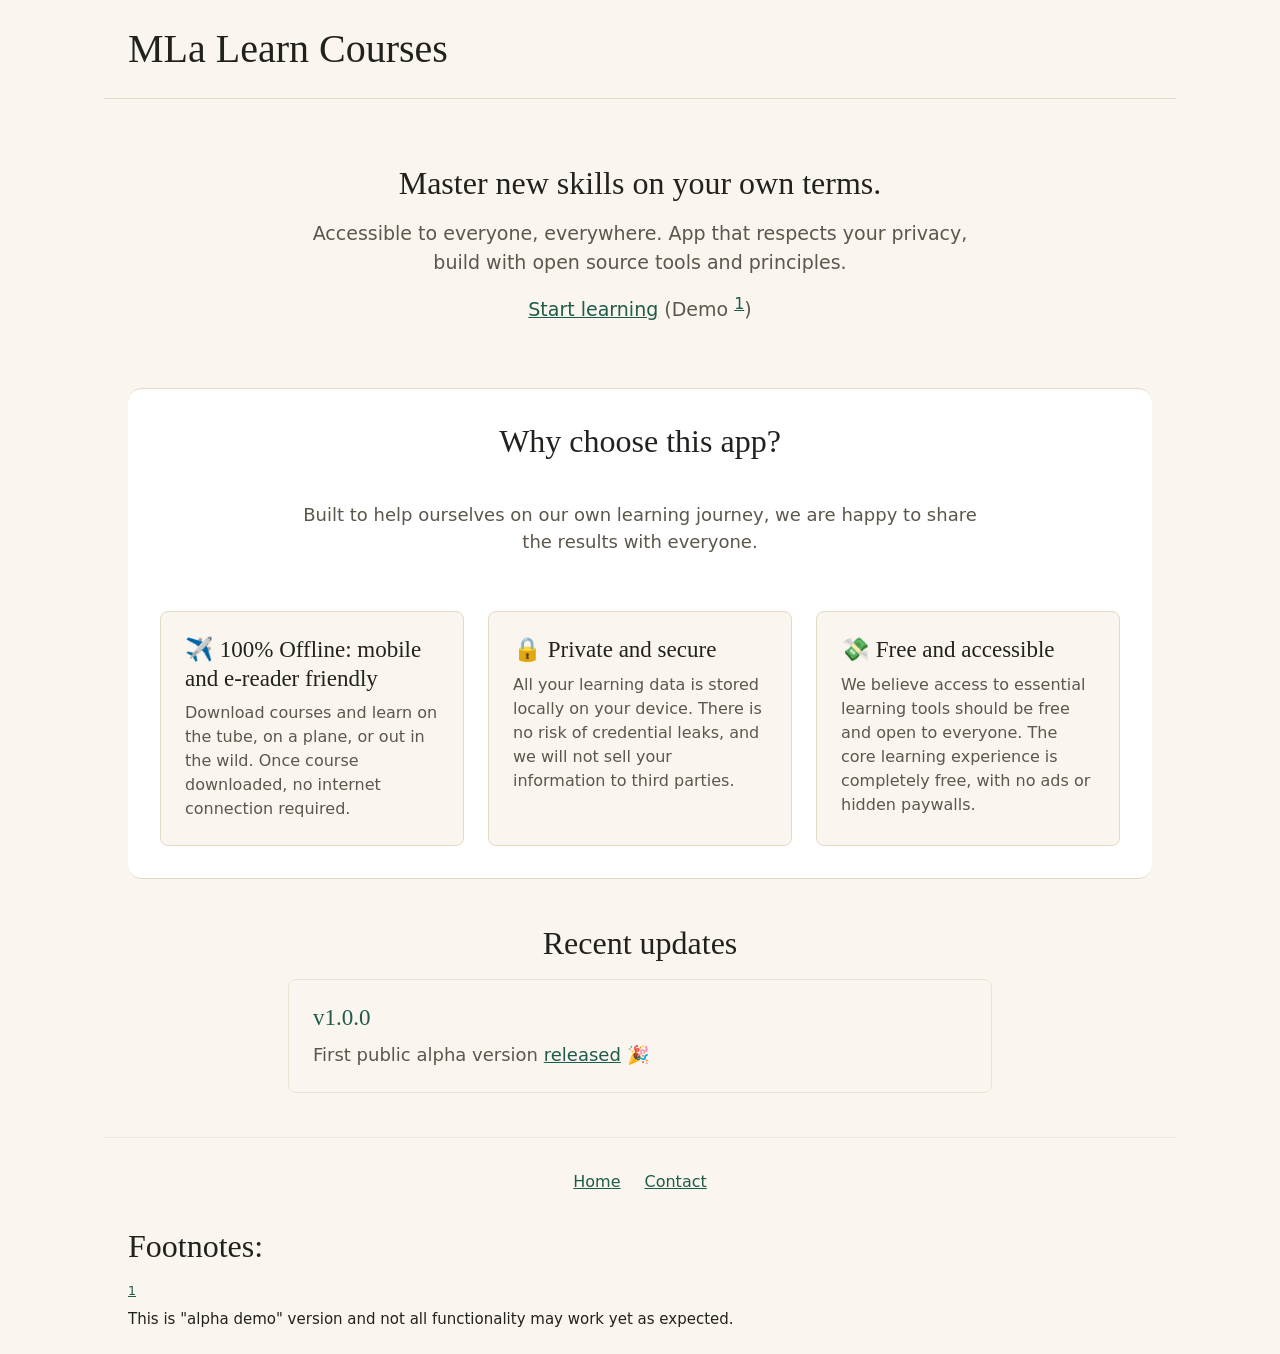
<file: index.html>
<!DOCTYPE html>
<html lang="en">
<head>
<meta charset="utf-8" />
<meta name="viewport" content="width=device-width, initial-scale=1" />
<title>MLa Learn Courses</title>
<meta name="generator" content="Org Mode" />

<link rel="shortcut icon" type="image/x-icon" href="./favicon.ico"/>
<link rel="stylesheet" type="text/css" href="./assets/styles/main.css"/>
<!-- Google tag (gtag.js) -->
<script  type="text/javascript">
function gtag(){dataLayer.push(arguments);}
window.dataLayer = window.dataLayer || [];

if (window.location.href.includes('.github.io')) {
let script = document.createElement('script');
script.src = 'https://www.googletagmanager.com/gtag/js?id=G-7224H5Q85X';
script.async = true;
document.head.appendChild(script);

window.dataLayer = window.dataLayer || [];
function gtag(){dataLayer.push(arguments);}
gtag('js', new Date());
gtag('config', 'G-7224H5Q85X');
}
</script>

</head>
<body>
<div id="container" >
<div id="content" class="content">
<header>
<h1 class="title">MLa Learn Courses</h1>
</header><main id="main">
<div id="outline-container-primary" class="outline-2 primary">
<h2 id="primary">Master new skills on your own terms.</h2>
<div class="outline-text-2" id="text-primary">
<p>
Accessible to everyone, everywhere.
App that respects your privacy,
build with open source tools and principles.
</p>

<p>
<a href="https://course-app-demo.podnajom.workers.dev/courses">Start learning</a> (Demo <sup><a id="fnr.1" class="footref" href="#fn.1" role="doc-backlink">1</a></sup>)
</p>
</div>
</div>
<div id="outline-container-features" class="outline-2 features">
<h2 id="features">Why choose this app?</h2>
<div class="outline-text-2" id="text-features">
<p>
Built to help ourselves on our own learning journey, we are happy to share the results with everyone.
</p>
</div>
<div id="outline-container-org1dbad56" class="outline-3">
<h3 id="org1dbad56">✈️ 100% Offline: mobile and e-reader friendly</h3>
<div class="outline-text-3" id="text-org1dbad56">
<p>
Download courses and learn on the tube, on a plane, or out in the wild.
Once course downloaded, no internet connection required.
</p>
</div>
</div>
<div id="outline-container-org3059ee8" class="outline-3">
<h3 id="org3059ee8">🔒 Private and secure</h3>
<div class="outline-text-3" id="text-org3059ee8">
<p>
All your learning data is stored locally on your device.
There is no risk of credential leaks,
and we will not sell your information to third parties.
</p>
</div>
</div>
<div id="outline-container-org145e918" class="outline-3">
<h3 id="org145e918">💸 Free and accessible</h3>
<div class="outline-text-3" id="text-org145e918">
<p>
We believe access to essential learning tools should be free and open to everyone.
The core learning experience is completely free, with no ads or hidden paywalls.
</p>
</div>
</div>
</div>
<div id="outline-container-changelog" class="outline-2 changelog">
<h2 id="changelog">Recent updates</h2>
<div class="outline-text-2" id="text-changelog">
</div>
<div id="outline-container-org463b1bc" class="outline-3">
<h3 id="org463b1bc">v1.0.0</h3>
<div class="outline-text-3" id="text-org463b1bc">
<p>
First public alpha version <a href="https://course-app-demo.podnajom.workers.dev/courses">released</a> 🎉
</p>

</main>

<footer>

<ul class="org-ul">
<li><a href="./index.html">Home</a></li>
<li><a href="./contact.html">Contact</a></li>
</ul>

</footer>
</div>
</div>
</div>
<div id="footnotes">
<h2 class="footnotes">Footnotes: </h2>
<div id="text-footnotes">

<div class="footdef"><sup><a id="fn.1" class="footnum" href="#fnr.1" role="doc-backlink">1</a></sup> <div class="footpara" role="doc-footnote"><p class="footpara">
This is "alpha demo" version and not all functionality may work yet as expected.
</p></div></div>


</div>
</div></div>

</div>
</body>
</html>
</file>
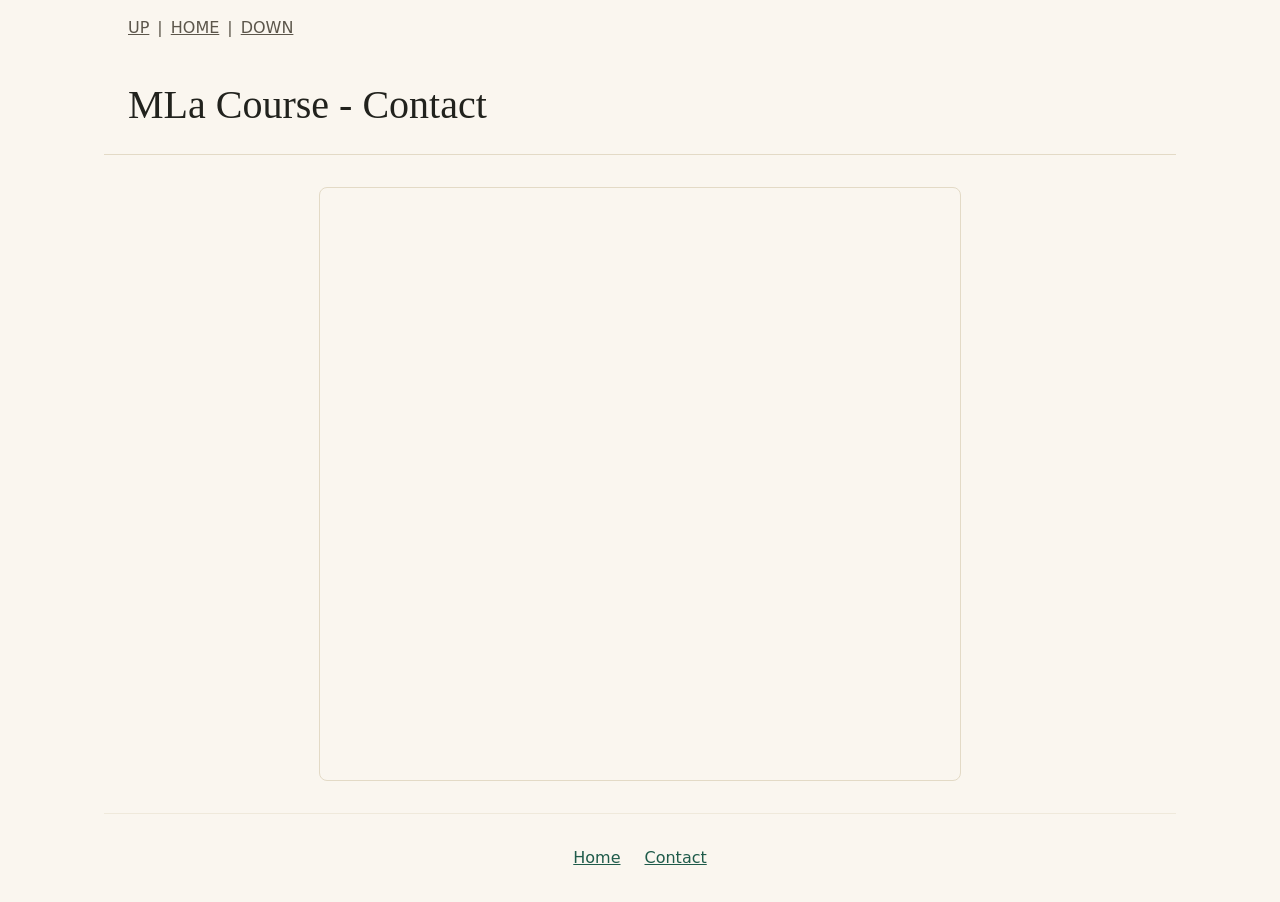
<file: contact.html>
<!DOCTYPE html>
<html lang="en">
<head>
<meta charset="utf-8" />
<meta name="viewport" content="width=device-width, initial-scale=1" />
<title>MLa Course - Contact</title>
<meta name="generator" content="Org Mode" />

<link rel="shortcut icon" type="image/x-icon" href="./favicon.ico"/>
<link rel="stylesheet" type="text/css" href="./assets/styles/main.css"/>
<!-- Google tag (gtag.js) -->
<script  type="text/javascript">
function gtag(){dataLayer.push(arguments);}
window.dataLayer = window.dataLayer || [];

if (window.location.href.includes('.github.io')) {
let script = document.createElement('script');
script.src = 'https://www.googletagmanager.com/gtag/js?id=G-7224H5Q85X';
script.async = true;
document.head.appendChild(script);

window.dataLayer = window.dataLayer || [];
function gtag(){dataLayer.push(arguments);}
gtag('js', new Date());
gtag('config', 'G-7224H5Q85X');
}
</script>

</head>
<body>
<div id="container" >
<div id="org-div-home-and-up">
<a accesskey="h" href="#container" rel="up"> UP </a>
<span> | </span>
<a accesskey="H" href="index.html" rel="home"> HOME </a>
<span> | </span>
<a accesskey="d" href="#postamble" rel="down"> DOWN </a>
</div><div id="content" class="content">
<header>
<h1 class="title">MLa Course - Contact</h1>
</header><main id="main">

<iframe src="https://docs.google.com/forms/d/e/1FAIpQLSdK3JbHmmUcpJFeISj-QxknPnVcigeMXzd0Y63axHF78n6gZg/viewform?embedded=true" width="640" height="588" frameborder="0" marginheight="0" marginwidth="0">Loading…</iframe>

</main>

<footer>

<ul class="org-ul">
<li><a href="./index.html">Home</a></li>
<li><a href="./contact.html">Contact</a></li>
</ul>

</footer>
</div>

</div>
</body>
</html>
</file>
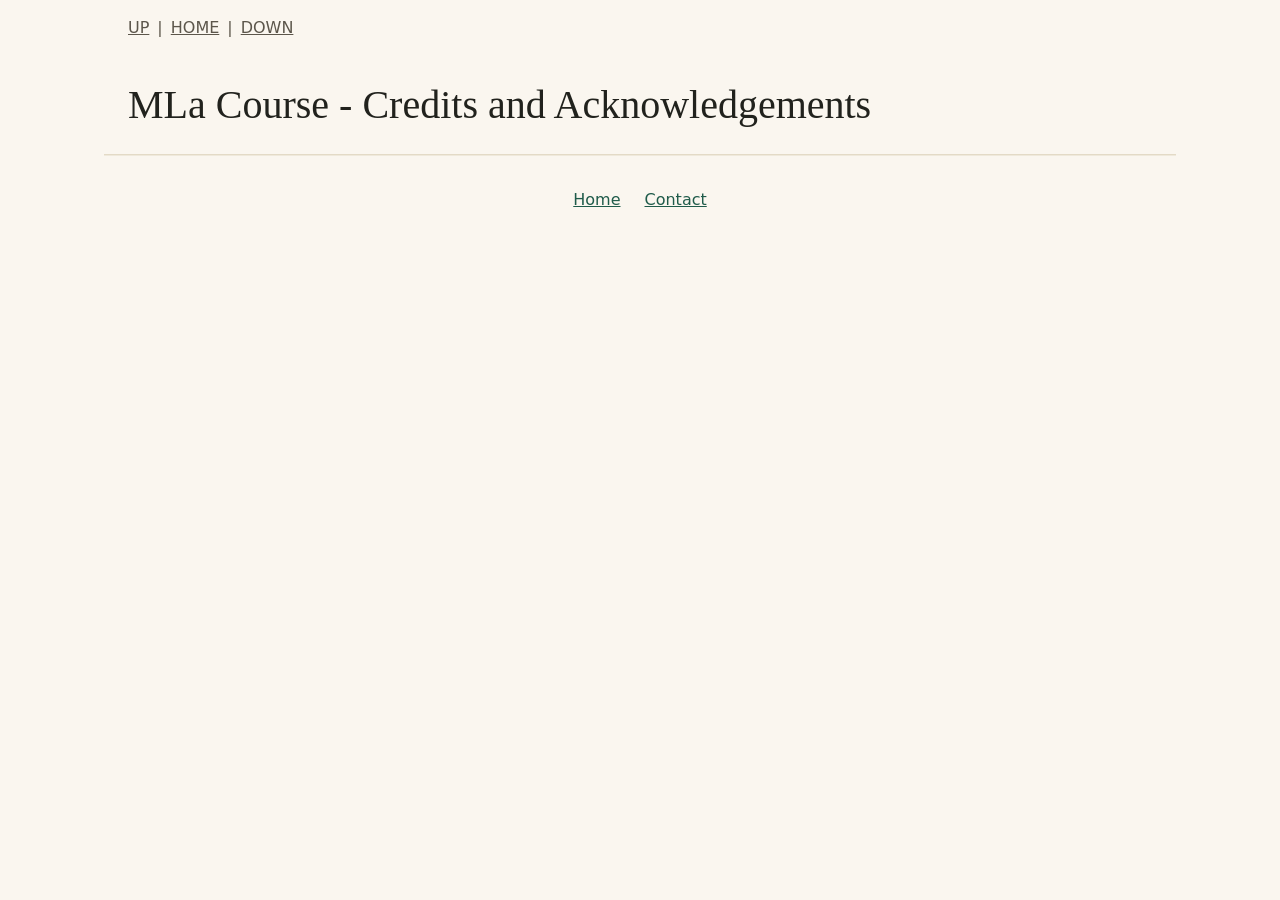
<file: credit.html>
<!DOCTYPE html>
<html lang="en">
<head>
<meta charset="utf-8" />
<meta name="viewport" content="width=device-width, initial-scale=1" />
<title>MLa Course - Credits and Acknowledgements</title>
<meta name="generator" content="Org Mode" />

<link rel="shortcut icon" type="image/x-icon" href="./favicon.ico"/>
<link rel="stylesheet" type="text/css" href="./assets/styles/main.css"/>
<!-- Google tag (gtag.js) -->
<script  type="text/javascript">
function gtag(){dataLayer.push(arguments);}
window.dataLayer = window.dataLayer || [];

if (window.location.href.includes('.github.io')) {
let script = document.createElement('script');
script.src = 'https://www.googletagmanager.com/gtag/js?id=G-7224H5Q85X';
script.async = true;
document.head.appendChild(script);

window.dataLayer = window.dataLayer || [];
function gtag(){dataLayer.push(arguments);}
gtag('js', new Date());
gtag('config', 'G-7224H5Q85X');
}
</script>

</head>
<body>
<div id="container" >
<div id="org-div-home-and-up">
<a accesskey="h" href="#container" rel="up"> UP </a>
<span> | </span>
<a accesskey="H" href="index.html" rel="home"> HOME </a>
<span> | </span>
<a accesskey="d" href="#postamble" rel="down"> DOWN </a>
</div><div id="content" class="content">
<header>
<h1 class="title">MLa Course - Credits and Acknowledgements</h1>
</header><footer>

<ul class="org-ul">
<li><a href="./index.html">Home</a></li>
<li><a href="./contact.html">Contact</a></li>
</ul>

</footer>
</div>

</div>
</body>
</html>
</file>
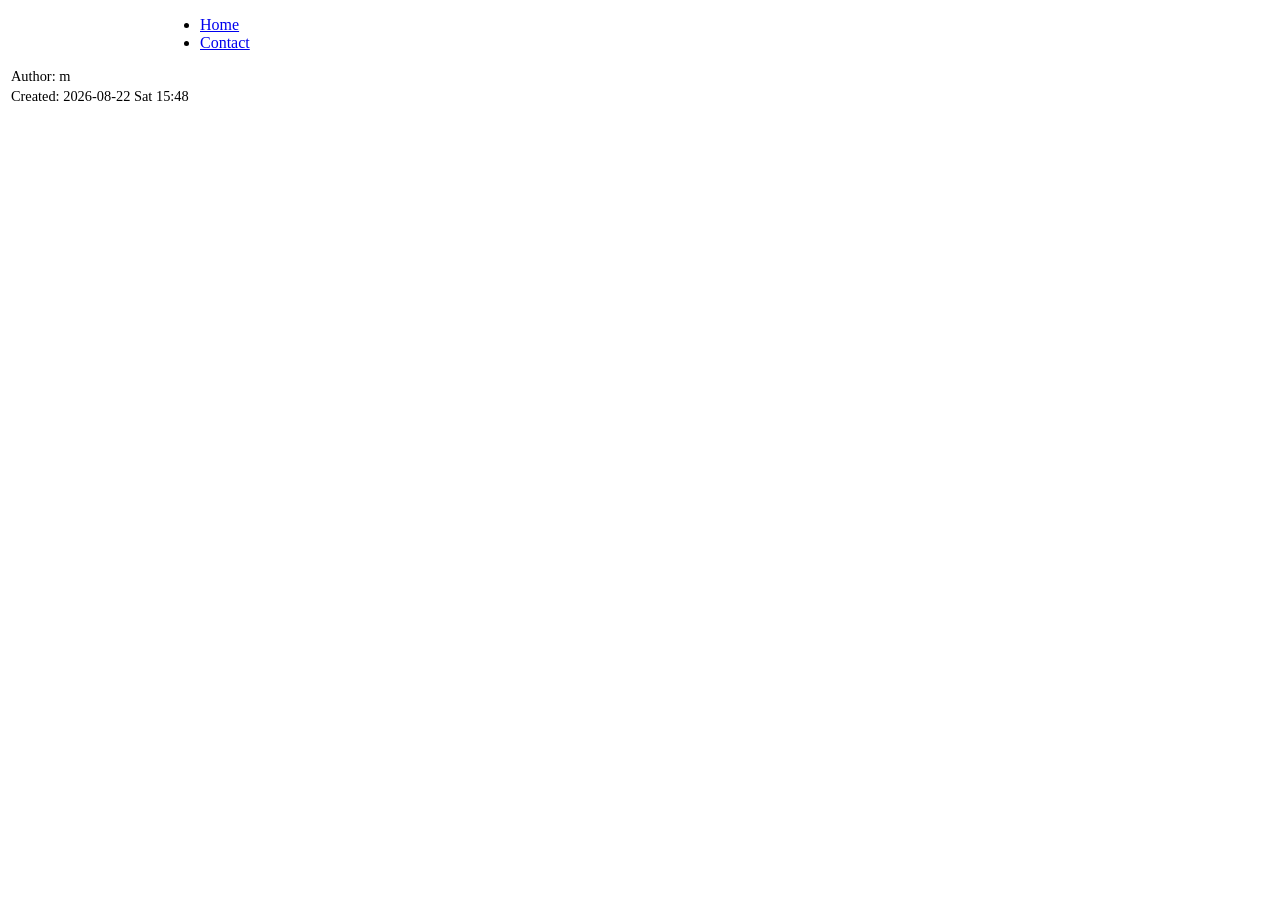
<file: footer.html>
<!DOCTYPE html PUBLIC "-//W3C//DTD XHTML 1.0 Strict//EN"
"http://www.w3.org/TR/xhtml1/DTD/xhtml1-strict.dtd">
<html xmlns="http://www.w3.org/1999/xhtml" lang="en" xml:lang="en">
<head>
<!-- 2026-08-22 Sat 15:48 -->
<meta http-equiv="Content-Type" content="text/html;charset=utf-8" />
<meta name="viewport" content="width=device-width, initial-scale=1" />
<title>&lrm;</title>
<meta name="author" content="m" />
<meta name="generator" content="Org Mode" />

<style type="text/css">
  #content { max-width: 60em; margin: auto; }
  .title  { text-align: center;
             margin-bottom: .2em; }
  .subtitle { text-align: center;
              font-size: medium;
              font-weight: bold;
              margin-top:0; }
  .todo   { font-family: monospace; color: red; }
  .done   { font-family: monospace; color: green; }
  .priority { font-family: monospace; color: orange; }
  .tag    { background-color: #eee; font-family: monospace;
            padding: 2px; font-size: 80%; font-weight: normal; }
  .timestamp { color: #bebebe; }
  .timestamp-kwd { color: #5f9ea0; }
  .org-right  { margin-left: auto; margin-right: 0px;  text-align: right; }
  .org-left   { margin-left: 0px;  margin-right: auto; text-align: left; }
  .org-center { margin-left: auto; margin-right: auto; text-align: center; }
  .underline { text-decoration: underline; }
  #postamble p, #preamble p { font-size: 90%; margin: .2em; }
  p.verse { margin-left: 3%; }
  pre {
    border: 1px solid #e6e6e6;
    border-radius: 3px;
    background-color: #f2f2f2;
    padding: 8pt;
    font-family: monospace;
    overflow: auto;
    margin: 1.2em;
  }
  pre.src {
    position: relative;
    overflow: auto;
  }
  pre.src:before {
    display: none;
    position: absolute;
    top: -8px;
    right: 12px;
    padding: 3px;
    color: #555;
    background-color: #f2f2f299;
  }
  pre.src:hover:before { display: inline; margin-top: 14px;}
  /* Languages per Org manual */
  pre.src-asymptote:before { content: 'Asymptote'; }
  pre.src-awk:before { content: 'Awk'; }
  pre.src-authinfo::before { content: 'Authinfo'; }
  pre.src-c:before { content: 'C'; }
  pre.src-C:before { content: 'C'; }
  /* pre.src-C++ doesn't work in CSS */
  pre.src-clojure:before { content: 'Clojure'; }
  pre.src-css:before { content: 'CSS'; }
  pre.src-D:before { content: 'D'; }
  pre.src-ditaa:before { content: 'ditaa'; }
  pre.src-dot:before { content: 'Graphviz'; }
  pre.src-calc:before { content: 'Emacs Calc'; }
  pre.src-emacs-lisp:before { content: 'Emacs Lisp'; }
  pre.src-fortran:before { content: 'Fortran'; }
  pre.src-gnuplot:before { content: 'gnuplot'; }
  pre.src-haskell:before { content: 'Haskell'; }
  pre.src-hledger:before { content: 'hledger'; }
  pre.src-java:before { content: 'Java'; }
  pre.src-js:before { content: 'JavaScript'; }
  pre.src-latex:before { content: 'LaTeX'; }
  pre.src-ledger:before { content: 'Ledger'; }
  pre.src-lisp:before { content: 'Lisp'; }
  pre.src-lilypond:before { content: 'Lilypond'; }
  pre.src-lua:before { content: 'Lua'; }
  pre.src-matlab:before { content: 'MATLAB'; }
  pre.src-mscgen:before { content: 'Mscgen'; }
  pre.src-ocaml:before { content: 'Objective Caml'; }
  pre.src-octave:before { content: 'Octave'; }
  pre.src-org:before { content: 'Org mode'; }
  pre.src-oz:before { content: 'OZ'; }
  pre.src-plantuml:before { content: 'Plantuml'; }
  pre.src-processing:before { content: 'Processing.js'; }
  pre.src-python:before { content: 'Python'; }
  pre.src-R:before { content: 'R'; }
  pre.src-ruby:before { content: 'Ruby'; }
  pre.src-sass:before { content: 'Sass'; }
  pre.src-scheme:before { content: 'Scheme'; }
  pre.src-screen:before { content: 'Gnu Screen'; }
  pre.src-sed:before { content: 'Sed'; }
  pre.src-sh:before { content: 'shell'; }
  pre.src-sql:before { content: 'SQL'; }
  pre.src-sqlite:before { content: 'SQLite'; }
  /* additional languages in org.el's org-babel-load-languages alist */
  pre.src-forth:before { content: 'Forth'; }
  pre.src-io:before { content: 'IO'; }
  pre.src-J:before { content: 'J'; }
  pre.src-makefile:before { content: 'Makefile'; }
  pre.src-maxima:before { content: 'Maxima'; }
  pre.src-perl:before { content: 'Perl'; }
  pre.src-picolisp:before { content: 'Pico Lisp'; }
  pre.src-scala:before { content: 'Scala'; }
  pre.src-shell:before { content: 'Shell Script'; }
  pre.src-ebnf2ps:before { content: 'ebfn2ps'; }
  /* additional language identifiers per "defun org-babel-execute"
       in ob-*.el */
  pre.src-cpp:before  { content: 'C++'; }
  pre.src-abc:before  { content: 'ABC'; }
  pre.src-coq:before  { content: 'Coq'; }
  pre.src-groovy:before  { content: 'Groovy'; }
  /* additional language identifiers from org-babel-shell-names in
     ob-shell.el: ob-shell is the only babel language using a lambda to put
     the execution function name together. */
  pre.src-bash:before  { content: 'bash'; }
  pre.src-csh:before  { content: 'csh'; }
  pre.src-ash:before  { content: 'ash'; }
  pre.src-dash:before  { content: 'dash'; }
  pre.src-ksh:before  { content: 'ksh'; }
  pre.src-mksh:before  { content: 'mksh'; }
  pre.src-posh:before  { content: 'posh'; }
  /* Additional Emacs modes also supported by the LaTeX listings package */
  pre.src-ada:before { content: 'Ada'; }
  pre.src-asm:before { content: 'Assembler'; }
  pre.src-caml:before { content: 'Caml'; }
  pre.src-delphi:before { content: 'Delphi'; }
  pre.src-html:before { content: 'HTML'; }
  pre.src-idl:before { content: 'IDL'; }
  pre.src-mercury:before { content: 'Mercury'; }
  pre.src-metapost:before { content: 'MetaPost'; }
  pre.src-modula-2:before { content: 'Modula-2'; }
  pre.src-pascal:before { content: 'Pascal'; }
  pre.src-ps:before { content: 'PostScript'; }
  pre.src-prolog:before { content: 'Prolog'; }
  pre.src-simula:before { content: 'Simula'; }
  pre.src-tcl:before { content: 'tcl'; }
  pre.src-tex:before { content: 'TeX'; }
  pre.src-plain-tex:before { content: 'Plain TeX'; }
  pre.src-verilog:before { content: 'Verilog'; }
  pre.src-vhdl:before { content: 'VHDL'; }
  pre.src-xml:before { content: 'XML'; }
  pre.src-nxml:before { content: 'XML'; }
  /* add a generic configuration mode; LaTeX export needs an additional
     (add-to-list 'org-latex-listings-langs '(conf " ")) in .emacs */
  pre.src-conf:before { content: 'Configuration File'; }

  table { border-collapse:collapse; }
  caption.t-above { caption-side: top; }
  caption.t-bottom { caption-side: bottom; }
  td, th { vertical-align:top;  }
  th.org-right  { text-align: center;  }
  th.org-left   { text-align: center;   }
  th.org-center { text-align: center; }
  td.org-right  { text-align: right;  }
  td.org-left   { text-align: left;   }
  td.org-center { text-align: center; }
  dt { font-weight: bold; }
  .footpara { display: inline; }
  .footdef  { margin-bottom: 1em; }
  .figure { padding: 1em; }
  .figure p { text-align: center; }
  .equation-container {
    display: table;
    text-align: center;
    width: 100%;
  }
  .equation {
    vertical-align: middle;
  }
  .equation-label {
    display: table-cell;
    text-align: right;
    vertical-align: middle;
  }
  .inlinetask {
    padding: 10px;
    border: 2px solid gray;
    margin: 10px;
    background: #ffffcc;
  }
  #org-div-home-and-up
   { text-align: right; font-size: 70%; white-space: nowrap; }
  textarea { overflow-x: auto; }
  .linenr { font-size: smaller }
  .code-highlighted { background-color: #ffff00; }
  .org-info-js_info-navigation { border-style: none; }
  #org-info-js_console-label
    { font-size: 10px; font-weight: bold; white-space: nowrap; }
  .org-info-js_search-highlight
    { background-color: #ffff00; color: #000000; font-weight: bold; }
  .org-svg { }
</style>

</head>
<body>
<div id="container" >
<div id="content" class="content">
<footer>

<ul class="org-ul">
<li><a href="./index.html">Home</a></li>
<li><a href="./contact.html">Contact</a></li>
</ul>

</footer>
</div>
<div id="postamble" class="status">
<p class="author">Author: m</p>
<p class="date">Created: 2026-08-22 Sat 15:48</p>
</div>

</div>
</body>
</html>
</file>
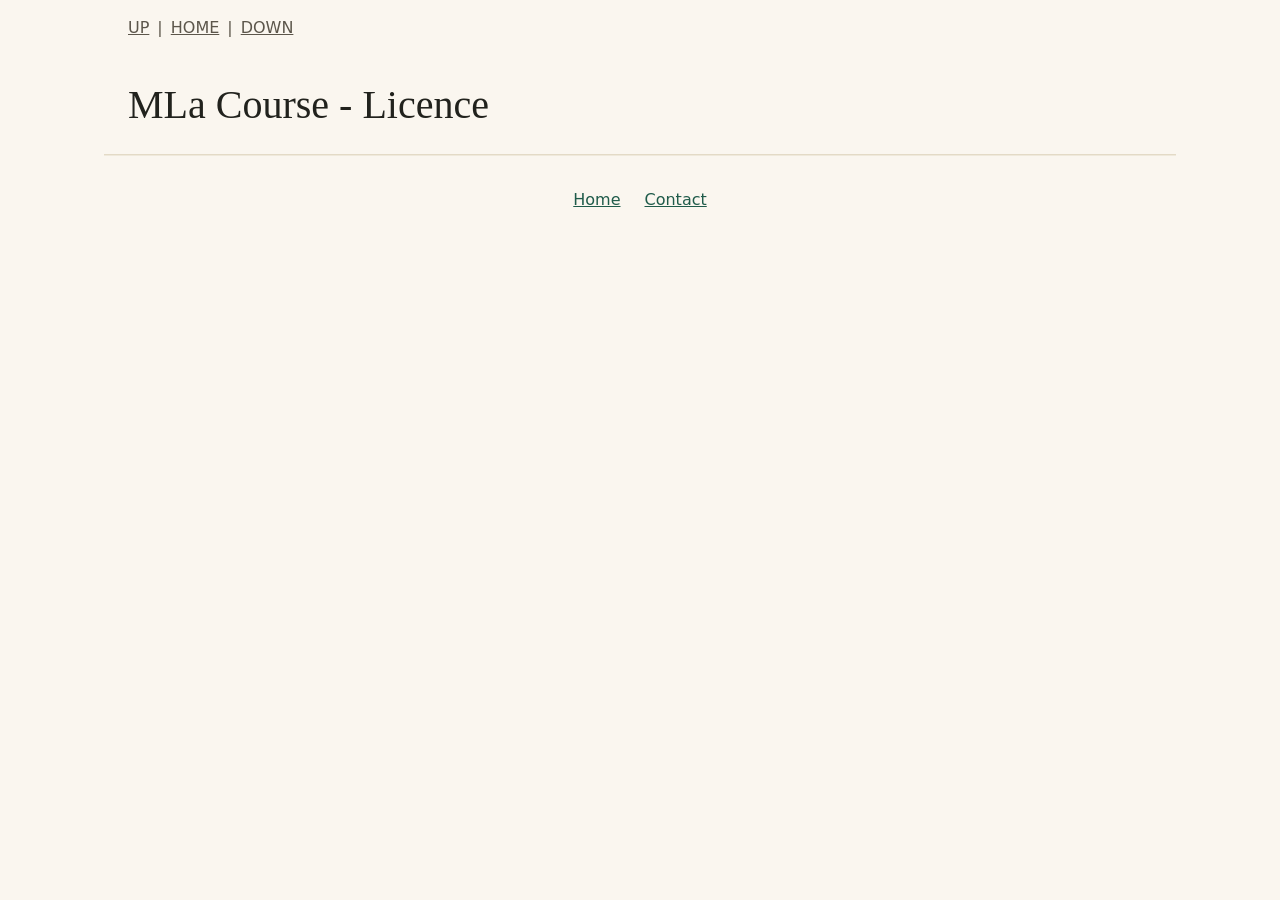
<file: licence.html>
<!DOCTYPE html>
<html lang="en">
<head>
<meta charset="utf-8" />
<meta name="viewport" content="width=device-width, initial-scale=1" />
<title>MLa Course - Licence</title>
<meta name="generator" content="Org Mode" />

<link rel="shortcut icon" type="image/x-icon" href="./favicon.ico"/>
<link rel="stylesheet" type="text/css" href="./assets/styles/main.css"/>
<!-- Google tag (gtag.js) -->
<script  type="text/javascript">
function gtag(){dataLayer.push(arguments);}
window.dataLayer = window.dataLayer || [];

if (window.location.href.includes('.github.io')) {
let script = document.createElement('script');
script.src = 'https://www.googletagmanager.com/gtag/js?id=G-7224H5Q85X';
script.async = true;
document.head.appendChild(script);

window.dataLayer = window.dataLayer || [];
function gtag(){dataLayer.push(arguments);}
gtag('js', new Date());
gtag('config', 'G-7224H5Q85X');
}
</script>

</head>
<body>
<div id="container" >
<div id="org-div-home-and-up">
<a accesskey="h" href="#container" rel="up"> UP </a>
<span> | </span>
<a accesskey="H" href="index.html" rel="home"> HOME </a>
<span> | </span>
<a accesskey="d" href="#postamble" rel="down"> DOWN </a>
</div><div id="content" class="content">
<header>
<h1 class="title">MLa Course - Licence</h1>
</header><footer>

<ul class="org-ul">
<li><a href="./index.html">Home</a></li>
<li><a href="./contact.html">Contact</a></li>
</ul>

</footer>
</div>

</div>
</body>
</html>
</file>
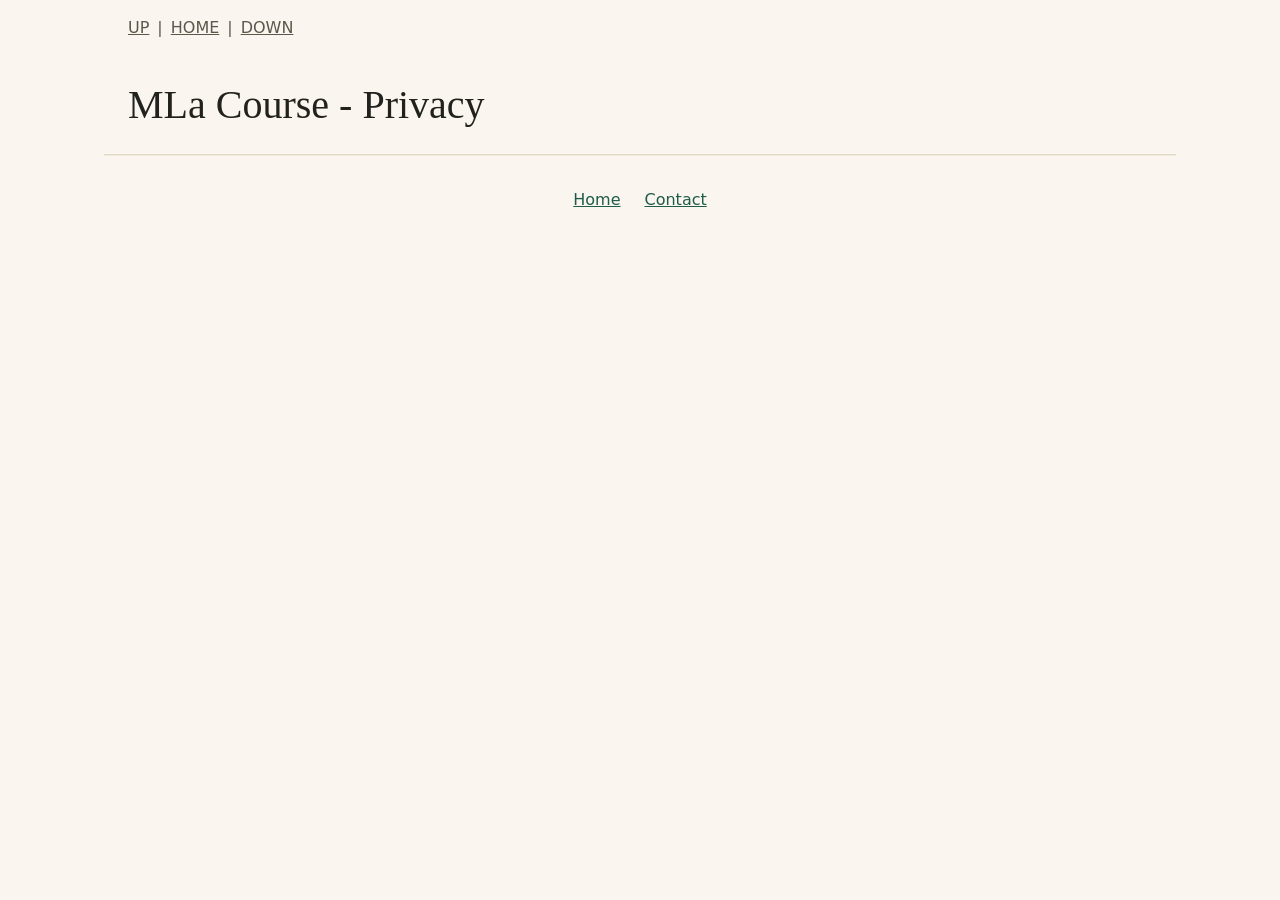
<file: privacy.html>
<!DOCTYPE html>
<html lang="en">
<head>
<meta charset="utf-8" />
<meta name="viewport" content="width=device-width, initial-scale=1" />
<title>MLa Course - Privacy</title>
<meta name="generator" content="Org Mode" />

<link rel="shortcut icon" type="image/x-icon" href="./favicon.ico"/>
<link rel="stylesheet" type="text/css" href="./assets/styles/main.css"/>
<!-- Google tag (gtag.js) -->
<script  type="text/javascript">
function gtag(){dataLayer.push(arguments);}
window.dataLayer = window.dataLayer || [];

if (window.location.href.includes('.github.io')) {
let script = document.createElement('script');
script.src = 'https://www.googletagmanager.com/gtag/js?id=G-7224H5Q85X';
script.async = true;
document.head.appendChild(script);

window.dataLayer = window.dataLayer || [];
function gtag(){dataLayer.push(arguments);}
gtag('js', new Date());
gtag('config', 'G-7224H5Q85X');
}
</script>

</head>
<body>
<div id="container" >
<div id="org-div-home-and-up">
<a accesskey="h" href="#container" rel="up"> UP </a>
<span> | </span>
<a accesskey="H" href="index.html" rel="home"> HOME </a>
<span> | </span>
<a accesskey="d" href="#postamble" rel="down"> DOWN </a>
</div><div id="content" class="content">
<header>
<h1 class="title">MLa Course - Privacy</h1>
</header><footer>

<ul class="org-ul">
<li><a href="./index.html">Home</a></li>
<li><a href="./contact.html">Contact</a></li>
</ul>

</footer>
</div>

</div>
</body>
</html>
</file>
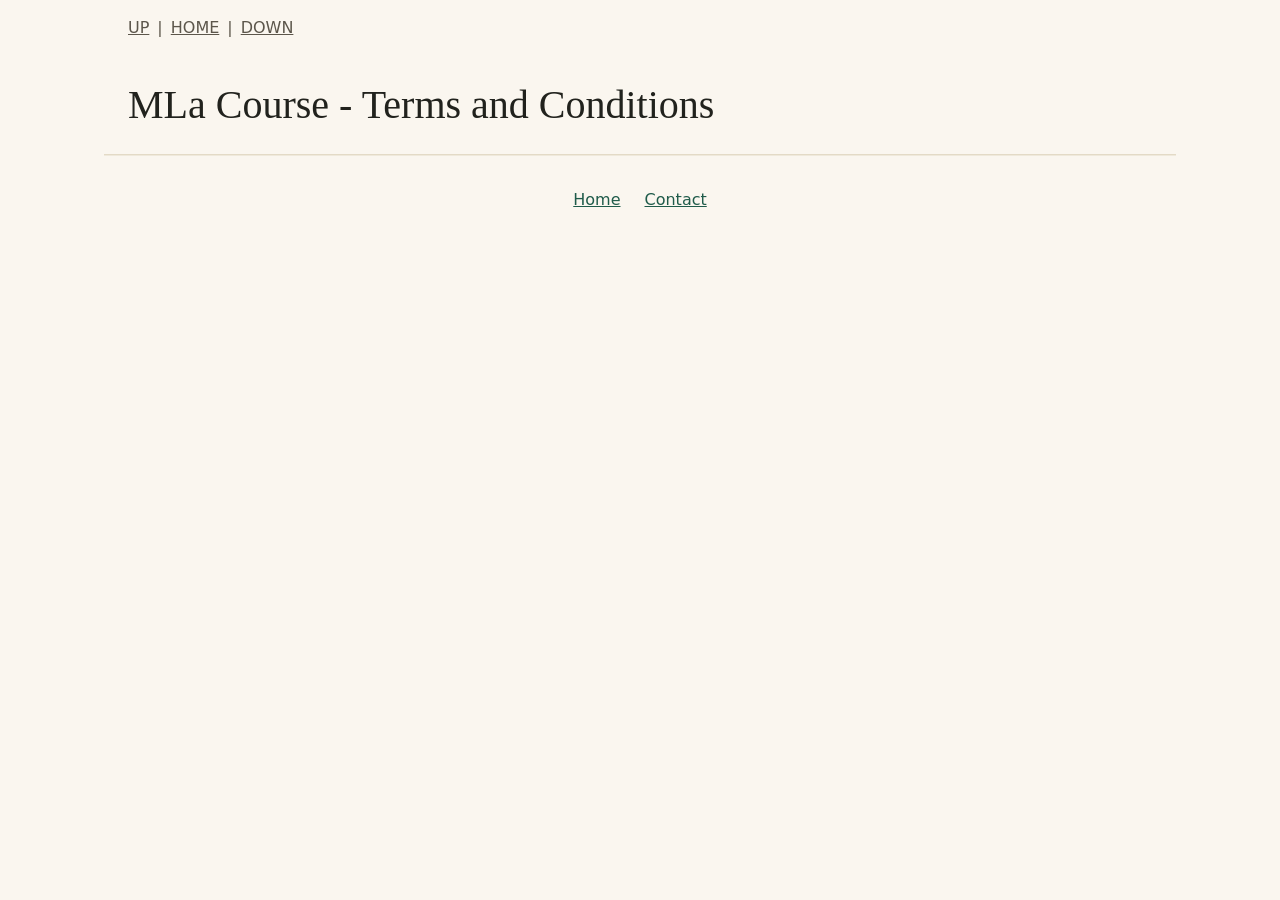
<file: terms.html>
<!DOCTYPE html>
<html lang="en">
<head>
<meta charset="utf-8" />
<meta name="viewport" content="width=device-width, initial-scale=1" />
<title>MLa Course - Terms and Conditions</title>
<meta name="generator" content="Org Mode" />

<link rel="shortcut icon" type="image/x-icon" href="./favicon.ico"/>
<link rel="stylesheet" type="text/css" href="./assets/styles/main.css"/>
<!-- Google tag (gtag.js) -->
<script  type="text/javascript">
function gtag(){dataLayer.push(arguments);}
window.dataLayer = window.dataLayer || [];

if (window.location.href.includes('.github.io')) {
let script = document.createElement('script');
script.src = 'https://www.googletagmanager.com/gtag/js?id=G-7224H5Q85X';
script.async = true;
document.head.appendChild(script);

window.dataLayer = window.dataLayer || [];
function gtag(){dataLayer.push(arguments);}
gtag('js', new Date());
gtag('config', 'G-7224H5Q85X');
}
</script>

</head>
<body>
<div id="container" >
<div id="org-div-home-and-up">
<a accesskey="h" href="#container" rel="up"> UP </a>
<span> | </span>
<a accesskey="H" href="index.html" rel="home"> HOME </a>
<span> | </span>
<a accesskey="d" href="#postamble" rel="down"> DOWN </a>
</div><div id="content" class="content">
<header>
<h1 class="title">MLa Course - Terms and Conditions</h1>
</header><footer>

<ul class="org-ul">
<li><a href="./index.html">Home</a></li>
<li><a href="./contact.html">Contact</a></li>
</ul>

</footer>
</div>

</div>
</body>
</html>
</file>
<file: assets/styles/main.css>
@charset "UTF-8";

/*
 * MLa Course — marketing site stylesheet
 * =======================================
 * This is the static, Org-mode-exported landing/contact site — a
 * separate codebase from the app, but it should read as the same
 * product. The tokens below are the app's own token *names and values*
 * (see the app's main.css), fixed to the app's "comfortable" density
 * tier only: this site has no density switcher, so there is nothing to
 * scale at runtime — comfortable numbers are just written in directly.
 *
 * Native controls: the only embedded control here is the Google Forms
 * <iframe> on the contact page, which isn't a form control this
 * stylesheet has any influence over — no exceptions needed in this file.
 */

:root {
  /* Surfaces */
  --color-surface-sunken: #faf6ef;
  --color-surface: #ffffff;

  /* Borders */
  --color-border: #e3dac6;
  --color-border-secondary: #ece4d2;
  --color-border-tertiary: #efe9db;

  /* Text */
  --color-text-primary: #21221d;
  --color-text-secondary: #5c564b;

  /* Primary */
  --color-primary: #1f5b4a;
  --color-primary-hover: #17493c;
  --color-primary-bg: #e3ece7;

  --color-focus-ring: var(--color-primary);

  /* Type */
  --font-serif: "Source Serif 4", Georgia, "Songti SC", "Noto Serif SC", serif;
  --font-sans: "Inter", -apple-system, "Segoe UI", "PingFang SC",
    "Microsoft YaHei", system-ui, sans-serif;

  /* Comfortable-density sizes, fixed (this site does not switch density). */
  --font-size-sm: 1rem; /* 16px */
  --font-size-base: 1.125rem; /* 18px */
  --font-size-md: 1.1875rem; /* 19px */
  --font-size-lg: 1.4375rem; /* 23px */
  --font-size-xl: 1.625rem; /* 26px */
  --font-size-2xl: 2rem; /* 32px */
  --font-size-3xl: 2.5rem; /* 40px */

  --line-height-tight: 1.25;
  --line-height-normal: 1.5;
  --line-height-relaxed: 1.7;

  --radius-sm: 0.25rem;
  --radius-md: 0.5rem;
  --radius-lg: 0.875rem;

  --border-width: 1px;
  --content-max: 64rem;

  /* Comfortable-density spacing, fixed. */
  --space-3xs: 0.375rem;
  --space-2xs: 0.5rem;
  --space-xs: 0.75rem;
  --space-sm: 1rem;
  --space-md: 1.5rem;
  --space-lg: 2rem;
  --space-xl: 2.75rem;
  --space-2xl: 4rem;
  --space-3xl: 5.5rem;
}

/* -------------------------------------------------------------------- */
/* Base document                                                        */
/* -------------------------------------------------------------------- */

html {
  font-size: 100%;
  background: var(--color-surface-sunken);
}

body {
  margin: 0;
  background: var(--color-surface-sunken);
  color: var(--color-text-primary);
  font-family: var(--font-sans);
  font-size: var(--font-size-base);
  line-height: var(--line-height-normal);
  -webkit-font-smoothing: antialiased;
}

h1,
h2,
h3 {
  font-family: var(--font-serif);
  font-weight: 500;
  line-height: var(--line-height-tight);
  color: var(--color-text-primary);
  margin: 0 0 var(--space-sm);
}
h1 {
  font-size: var(--font-size-2xl);
}
h2 {
  font-size: var(--font-size-xl);
}
h3 {
  font-size: var(--font-size-lg);
}
@media (min-width: 40rem) {
  h1 {
    font-size: var(--font-size-3xl);
  }
  h2 {
    font-size: var(--font-size-2xl);
  }
}

p {
  margin: 0 0 var(--space-sm);
  max-width: 68ch;
}
p:last-child {
  margin-bottom: 0;
}

a {
  color: var(--color-primary);
}

a:hover {
  color: var(--color-primary-hover);
  text-decoration: none;
}

a:focus-visible {
  outline: 2px solid var(--color-focus-ring);
  outline-offset: 2px;
}

img {
  max-width: 100%;
  height: auto;
  display: block;
}

/* -------------------------------------------------------------------- */
/* Layout                                                                */
/* -------------------------------------------------------------------- */

#org-div-home-and-up,
#content > header,
#content > footer,
#main,
#postamble,
#footnotes {
  max-width: var(--content-max);
  margin-left: auto;
  margin-right: auto;
  padding-left: var(--space-md);
  padding-right: var(--space-md);
}

#footnotes {
  font-size: smaller;
  padding-bottom: var(--space-md);
}

/* Legacy Org "up / home / down" access-key crumbs — kept small and
   quiet since it's a navigation aid, not primary content. */
#org-div-home-and-up {
  display: flex;
  flex-wrap: wrap;
  gap: var(--space-2xs);
  padding-top: var(--space-sm);
  padding-bottom: var(--space-sm);
  font-size: var(--font-size-sm);
  color: var(--color-text-secondary);
}
#org-div-home-and-up a {
  color: var(--color-text-secondary);
}
#org-div-home-and-up a:hover {
  color: var(--color-primary);
}

/* -------------------------------------------------------------------- */
/* Site header                                                          */
/* -------------------------------------------------------------------- */

#content > header {
  padding-top: var(--space-md);
  padding-bottom: var(--space-md);
  border-bottom: var(--border-width) solid var(--color-border);
}
.title {
  margin: 0;
}

/* -------------------------------------------------------------------- */
/* Hero (primary outline)                                               */
/* -------------------------------------------------------------------- */

#outline-container-primary {
  text-align: center;
  max-width: 44rem;
  margin: 0 auto;
  padding: var(--space-xl) var(--space-md);
}
#outline-container-primary p {
  font-size: var(--font-size-md);
  color: var(--color-text-secondary);
  margin-left: auto;
  margin-right: auto;
}
@media (min-width: 40rem) {
  #outline-container-primary {
    padding: var(--space-2xl) var(--space-md);
  }
}

/* -------------------------------------------------------------------- */
/* Features                                                             */
/* -------------------------------------------------------------------- */

#outline-container-features {
  background: var(--color-surface);
  border-top: var(--border-width) solid var(--color-border);
  border-bottom: var(--border-width) solid var(--color-border);
  padding: var(--space-xl) var(--space-md);
}
#outline-container-features > h2,
#text-features {
  text-align: center;
  max-width: 44rem;
  margin-left: auto;
  margin-right: auto;
}
#text-features {
  margin-bottom: var(--space-lg);
  color: var(--color-text-secondary);
}

.features .outline-3 {
  max-width: var(--content-max);
  margin: 0 auto var(--space-md);
  padding: var(--space-md);
  background: var(--color-surface-sunken);
  border: var(--border-width) solid var(--color-border);
  border-radius: var(--radius-md);
  /* Necessary exception: this block sits inside a padded parent with a
     constrained max-width; border-box keeps its own padding from
     pushing it wider than that width. */
  box-sizing: border-box;
}
.features .outline-3:last-child {
  margin-bottom: 0;
}
.features .outline-3 h3 {
  margin-bottom: var(--space-2xs);
}
.features .outline-3 p {
  color: var(--color-text-secondary);
  font-size: var(--font-size-sm);
}

@media (min-width: 40rem) {
  #outline-container-features {
    display: grid;
    grid-template-columns: repeat(3, 1fr);
    gap: var(--space-md);
    max-width: var(--content-max);
    margin: 0 auto;
    padding: var(--space-lg);
    border-radius: var(--radius-lg);
  }
  #outline-container-features > h2,
  #text-features {
    grid-column: 1 / -1;
  }
  .features .outline-3 {
    margin: 0;
  }
}

/* -------------------------------------------------------------------- */
/* Changelog                                                            */
/* -------------------------------------------------------------------- */

#outline-container-changelog {
  max-width: 44rem;
  margin: 0 auto;
  padding: var(--space-xl) var(--space-md);
}
#outline-container-changelog > h2 {
  text-align: center;
}

.changelog .outline-3 {
  padding: var(--space-md);
  margin: 0 0 var(--space-sm);
  border: var(--border-width) solid var(--color-border-secondary);
  border-radius: var(--radius-md);
  box-sizing: border-box;
}
.changelog .outline-3:last-child {
  margin-bottom: 0;
}
.changelog .outline-3 h3 {
  margin-bottom: var(--space-2xs);
  color: var(--color-primary);
}
.changelog .outline-3 p {
  color: var(--color-text-secondary);
}

/* -------------------------------------------------------------------- */
/* Footer                                                               */
/* -------------------------------------------------------------------- */

#content > footer {
  text-align: center;
  padding-top: var(--space-lg);
  padding-bottom: var(--space-lg);
  border-top: var(--border-width) solid var(--color-border-tertiary);
  font-size: var(--font-size-sm);
  color: var(--color-text-secondary);
}
.org-ul {
  list-style: none;
  display: flex;
  justify-content: center;
  flex-wrap: wrap;
  gap: var(--space-2xs) var(--space-md);
  margin: 0;
  padding: 0;
}

/* -------------------------------------------------------------------- */
/* Contact page                                                          */
/* -------------------------------------------------------------------- */

#main iframe {
  display: block;
  width: 100%;
  max-width: 40rem;
  height: 37rem;
  margin: var(--space-lg) auto;
  border: var(--border-width) solid var(--color-border);
  border-radius: var(--radius-md);
}
</file>
